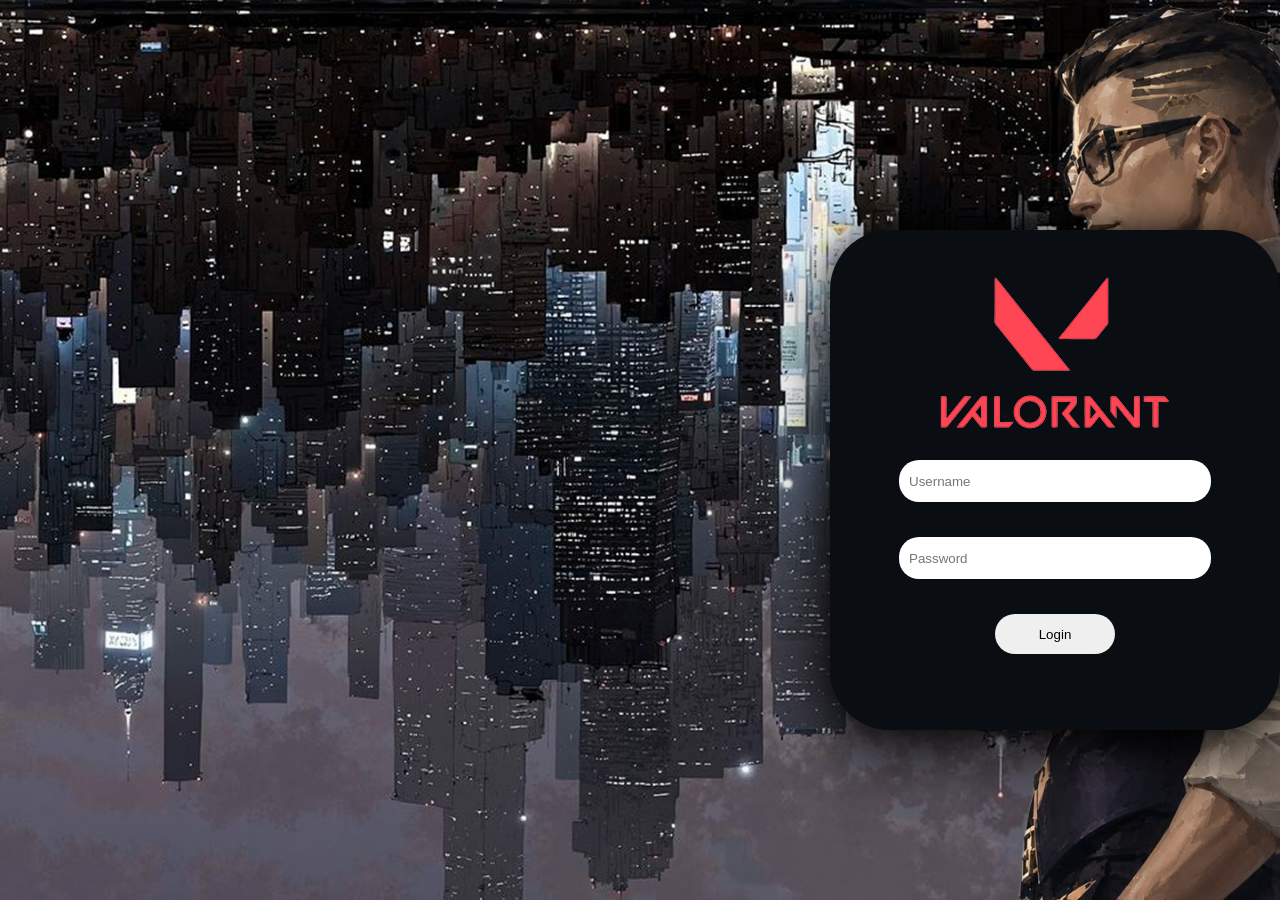
<file: Index.html>
<!DOCTYPE html>
<html lang="en">
<head>
    <meta charset="UTF-8">
    <meta name="viewport" content="width=device-width, initial-scale=1.0">
    <title>Document</title>
    <link rel="stylesheet" href="css/style.css">
</head>
<body>
   <section class="login">
        <div class="container2">
            <img src="img/CHAMBER WALLPAPER 1.png" alt="Valorat" class="valorat">
        </div>
        <div class="container">
            <img src="img/Logo.png" alt="Logo" class="logo" class="logo">
            <input type="text" placeholder="Username" class="input-username" id="user"><br>
            <input type="password" placeholder="Password" class="input-password" id="password"><br>
            <button class="login-button" id="login">Login</button>
        </div>
    </section>
    <script src="js/script.js"></script>
</body>
</html>
</file>
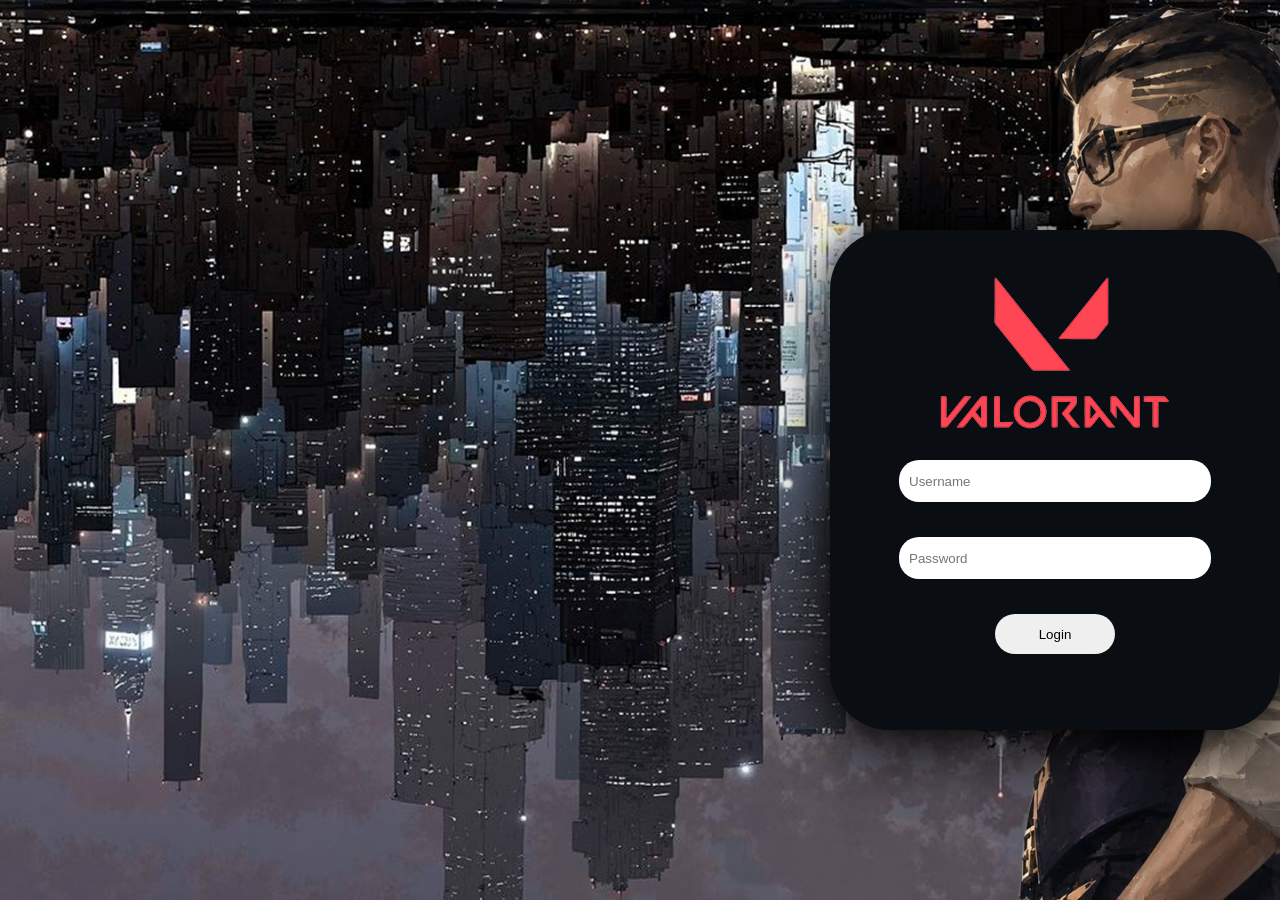
<file: index.html>
<!DOCTYPE html>
<html lang="pt-br">
<head>
    <meta charset="UTF-8">
    <meta name="viewport" content="width=device-width, initial-scale=1.0">
    <title>Document</title>
    <link rel="stylesheet" href="css/style.css">
</head>
<body>
   <section class="login">
        <div class="container2">
            <img src="img/CHAMBER WALLPAPER 1.png" alt="Valorat" class="valorat">
        </div>
        <div class="container">
            <img src="img/Logo.png" alt="Logo" class="logo" class="logo">
            
            <input type="text" placeholder="Username" class="input-username" id="user" required><br>
            <input type="password" placeholder="Password" class="input-password" id="password" required><br>
            <button class="login-button" id="login">Login</button>
            
        </div>
    </section>
    <script src="js/script.js"></script>

</body>
</html>
</file>
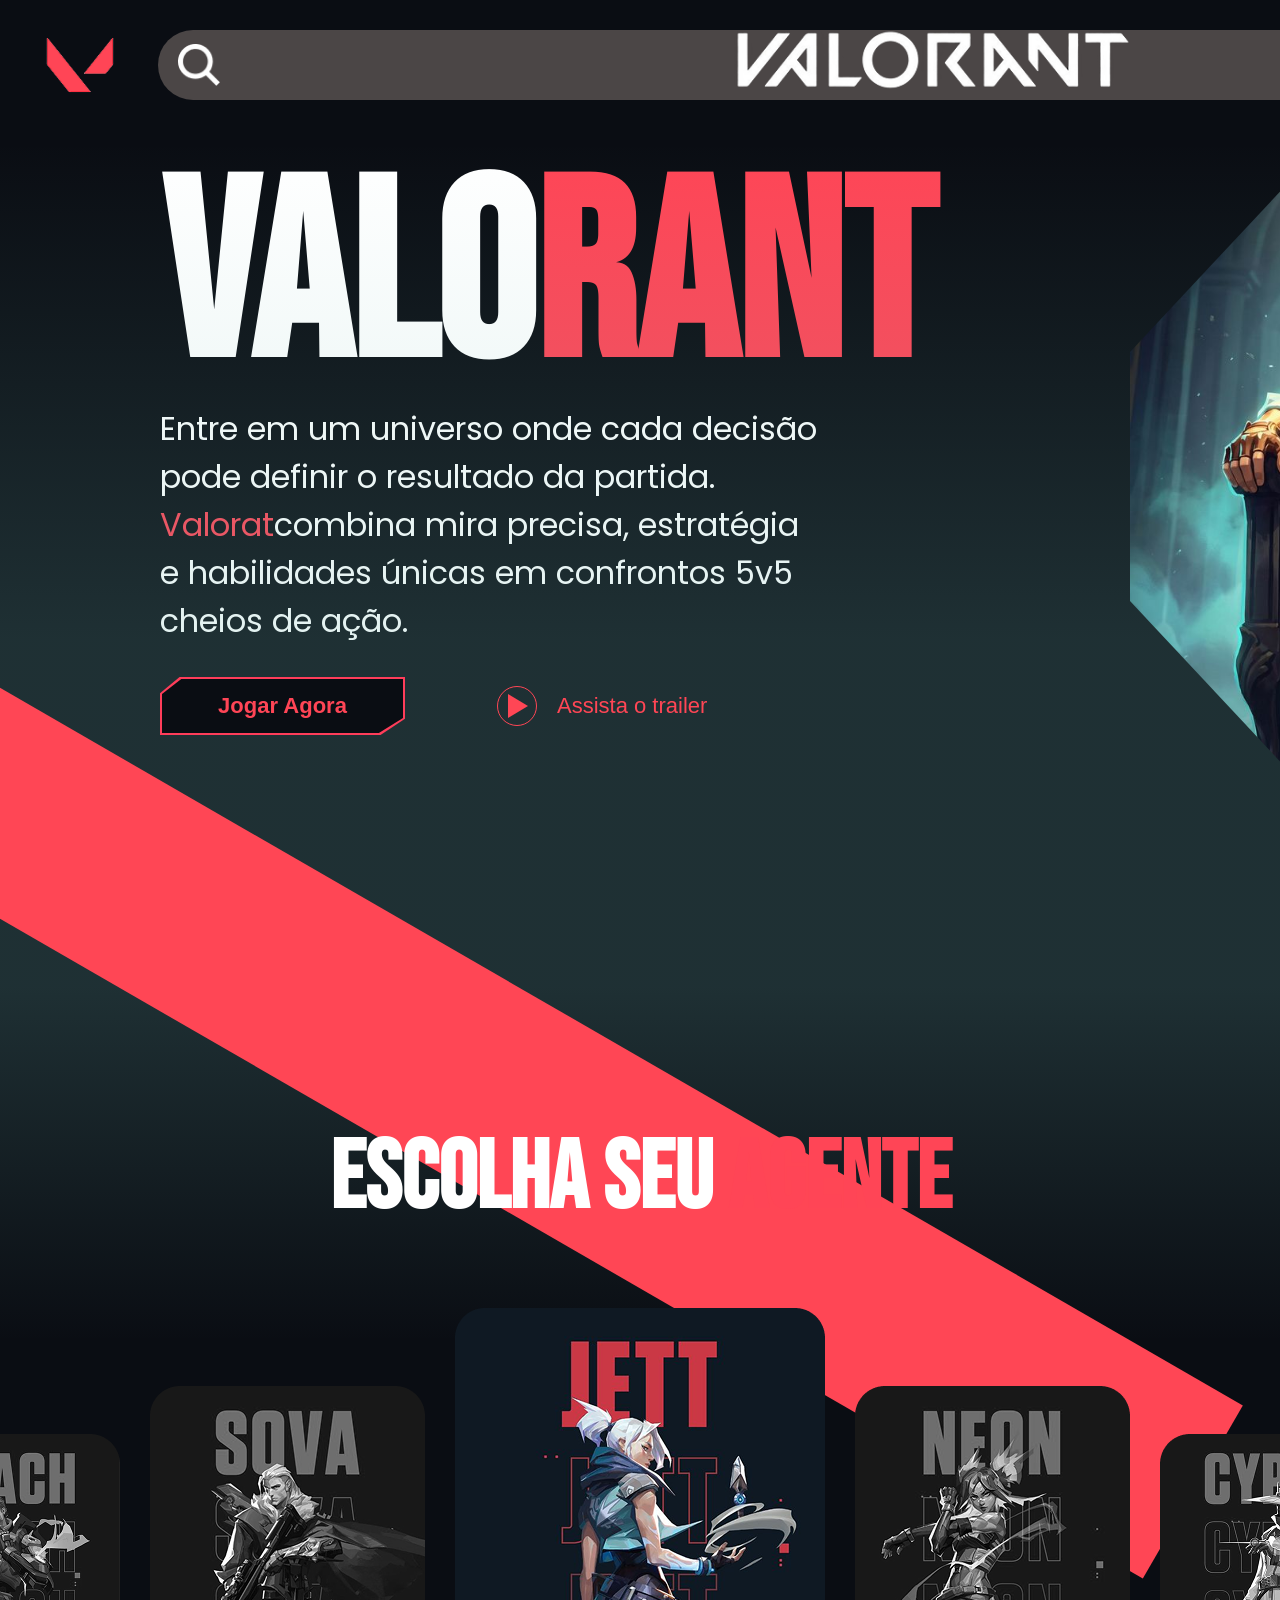
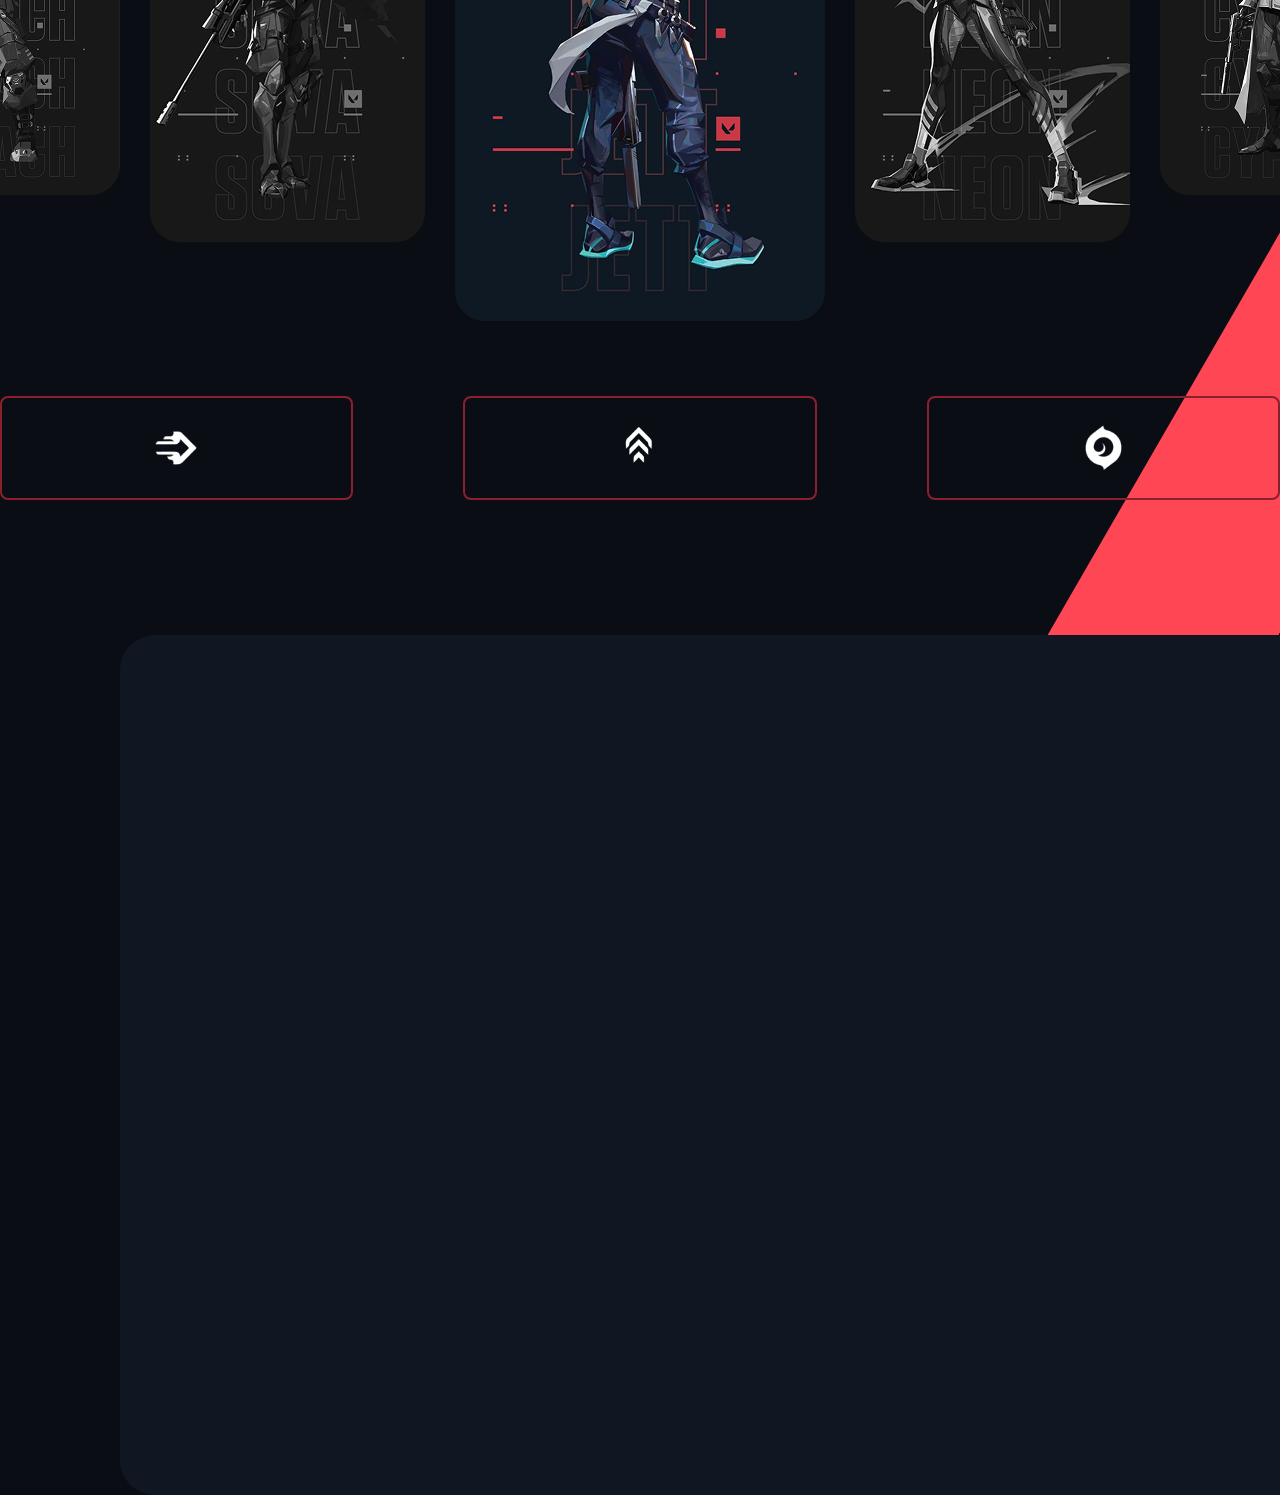
<file: Tela.html>
<!DOCTYPE html>
<html lang="en">
<head>
    <meta charset="UTF-8">
    <meta name="viewport" content="width=device-width, initial-scale=1.0">
    <title>Document</title>
    <link rel="stylesheet" href="css/style.css">
</head>
<body class="tela">

<!-- Header -->    
<header class="header">
    <img src="img/logo1.png" class="logo1">

    <div class="search-box">
        <input type="text" class="search-input">
    </div>

    <div class="icons">
        <img src="img/Vector1.png">
        <img src="img/Vector.png">
    </div>
</header>

<main>
    <!-- Conteúdo da página -->
    <section class="conteudo">
        <div class="text">
            <h1 class="title">VALO<span>RANT</span></h1>
            <p class="subtitle">Entre em um universo onde cada decisão<br> 
                                pode definir o resultado da partida.<br>
                                <span>Valorat</span>combina mira precisa, estratégia<br>
                                e habilidades únicas em confrontos 5v5<br>
                                cheios de ação.</p>
        </div>
        <div class="buttons">
            <button class="btn-jogar">
                <span>Jogar Agora</span>
            </button>
            <button class="btn-transmisao">
                <span class="play-icon"></span>
                Assista o trailer
            </button>
        </div>
        <div>
            <img src="img/chamber-cadeira.jpg" class="cadeira">
        </div>
        <div class="degrade"></div>
        <div class="degrade2"></div>
    </section>

    <!-- Linha -->
    <div class="linha"></div>
    <div class="linha2"></div>

    <!-- Escolha seu agente -->
    <section class="Escolha">
        <div class="Agentes">
            <h1 class="title-ecolha">Escolha seu <span>Agente</span></h1>
        </div>

        <div class="agentes">
            <div class="agente-container">
                <img src="img/breechi.png" class="agente">
            </div>
            <div class="agente-container">
                <img src="img/sova.png" class="agente">
            </div>
             <div class="agente-container">
                <img src="img/jet.png" class="agente">
            </div>
            <div class="agente-container">
                <img src="img/neon.png" class="agente">
            </div>
             <div class="agente-container">
                <img src="img/cyper.png" class="agente">
            </div>
        </div>

        <div class="poderes">
            <div class="poder">
                <img src="img/Poder1.png" class="poderes-img">
            </div>
            <div class="poder">
                <img src="img/poder2.png" class="poderes-img">
            </div>
            <div class="poder">
                <img src="img/poder3.png" class="poderes-img">
            </div>
        </div>
    </section>

    <!-- Video -->
    <section class="video">
        <div class="video-container">
            <div class="caixa">
            </div>
            <img src="img/vaizer.png" alt="Video Placeholder" class="vazer">
        </div>
    </section>






</main>
    

</body>
</html>
</file>
<file: css/style.css>
@import url('https://fonts.googleapis.com/css2?family=Bebas+Neue&family=Poppins:ital,wght@0,100;0,200;0,300;0,400;0,500;0,600;0,700;0,800;0,900;1,100;1,200;1,300;1,400;1,500;1,600;1,700;1,800;1,900&display=swap');
@import url('https://fonts.googleapis.com/css2?family=Poppins:ital,wght@0,100;0,200;0,300;0,400;0,500;0,600;0,700;0,800;0,900;1,100;1,200;1,300;1,400;1,500;1,600;1,700;1,800;1,900&display=swap');
@import url(./Login.css);
@import url(./Header.css);
@import url(./Conteudo.css);
@import url(./Escolha.css);
@import url(./video.css);

body {
    margin: 0;
    width: 100%;
    height: 100%;
    padding: 0;
    overflow-x: hidden
}

.tela{
    background-color: #0A0D13;
}

p{
    font-family: 'Poppins', sans-serif;
    color:#FFFFFF;
}

h1{
    font-family: 'Bebas Neue', cursive;
    color:#FFFFFF;
    
}

span{
    color: #FF4556;
}

@media (max-width: 1200px) {
    * {
        box-sizing: border-box;
    }

    body {
        min-height: 100vh;
    }
}
</file>
